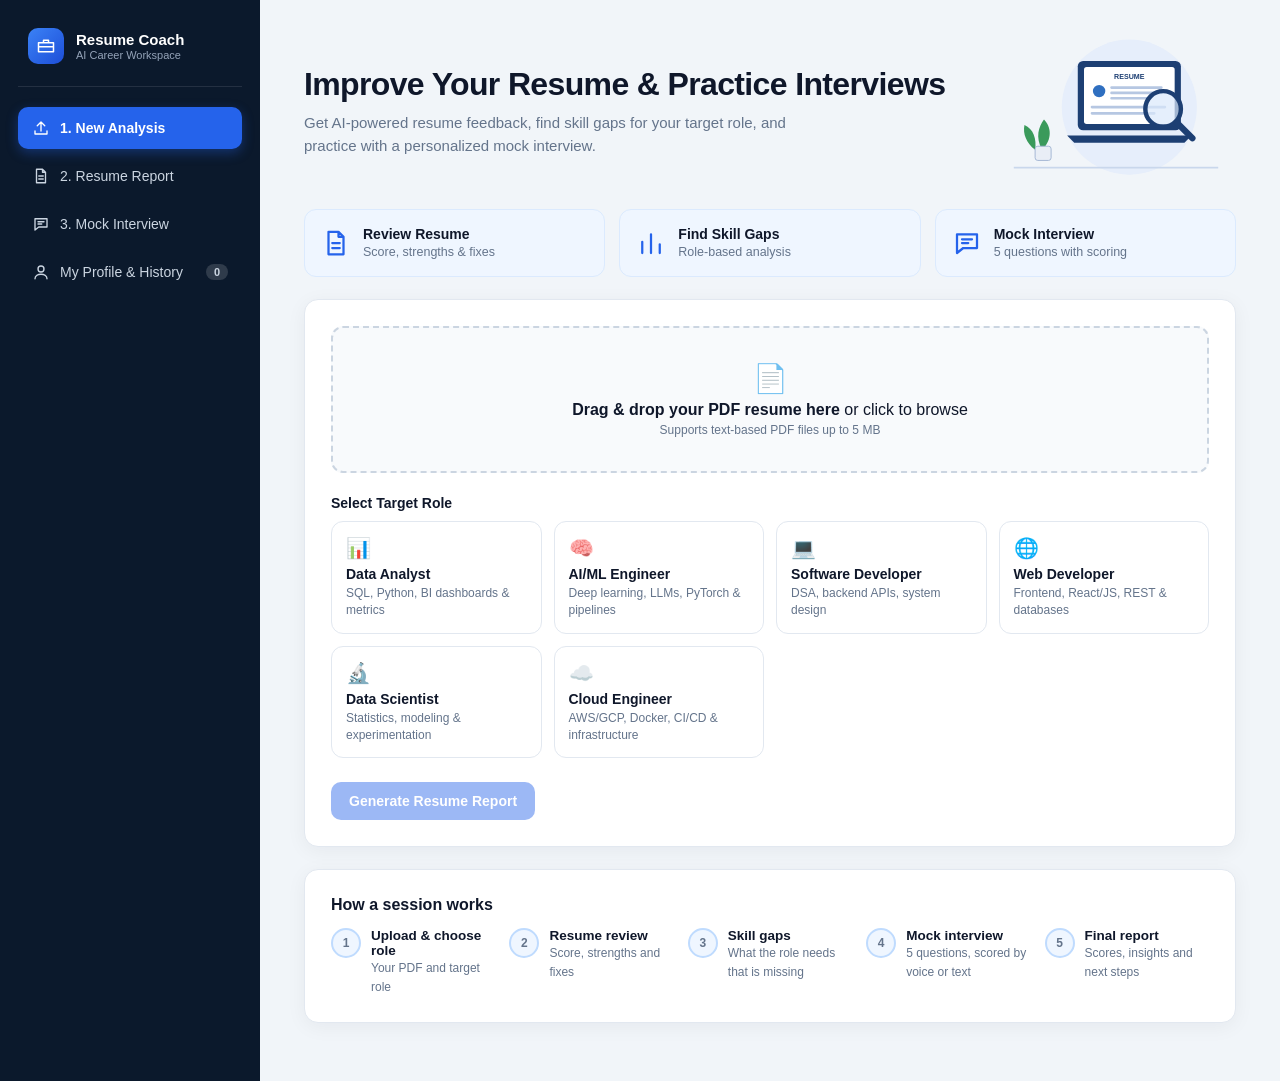
<file: frontend/index.html>
<!DOCTYPE html>
<html lang="en">
<head>
  <meta charset="UTF-8" />
  <meta name="viewport" content="width=device-width, initial-scale=1.0" />
  <title>Resume Coach — New Analysis</title>
  <link rel="stylesheet" href="style.css" />
</head>
<body>
  <aside class="sidebar">
    <div class="brand">
      <div class="brand-badge">RC</div>
      <div>
        <div class="brand-title">Resume Coach</div>
        <div class="brand-sub">AI Career Workspace</div>
      </div>
    </div>
    <a href="index.html" class="nav-link active"><span>1. New Analysis</span></a>
    <a href="review.html" class="nav-link"><span>2. Resume Report</span></a>
    <a href="interview.html" class="nav-link"><span>3. Mock Interview</span></a>
    <a href="profile.html" class="nav-link">
      <span>My Profile &amp; History</span>
      <span class="nav-pill" id="historyCount">0</span>
    </a>
  </aside>

  <main class="main wide">
    <section class="hero">
      <div>
        <h1>Improve Your Resume &amp; Practice Interviews</h1>
        <p>Get AI-powered resume feedback, find skill gaps for your target role, and practice with a personalized mock interview.</p>
      </div>
      <svg class="hero-art" viewBox="0 0 270 170" aria-hidden="true"><circle cx="150" cy="80" r="76" fill="#e6eefb"/><rect x="92" y="28" width="116" height="78" rx="6" fill="#1d3f73"/><rect x="99" y="35" width="102" height="64" rx="3" fill="#fff"/><text x="150" y="48" font-size="8" font-weight="700" text-anchor="middle" fill="#1d3f73">RESUME</text><circle cx="116" cy="62" r="7" fill="#2f6fc0"/><path d="M130 58h56M130 64h56M130 70h40M108 80h82M108 87h70" stroke="#b6c7e2" stroke-width="3" stroke-linecap="round"/><path d="M80 112h140l-8 8H88z" fill="#1d3f73"/><circle cx="188" cy="82" r="20" fill="#dbe9fb" fill-opacity=".7" stroke="#1d3f73" stroke-width="5"/><path d="M203 97l18 18" stroke="#1d3f73" stroke-width="7" stroke-linecap="round"/><path d="M52 128c-8-14-4-26 2-34 8 8 10 22-2 34zM44 128c-10-8-14-18-12-28 10 4 14 16 12 28z" fill="#3a9a5b"/><rect x="44" y="124" width="18" height="16" rx="3" fill="#e9eef6" stroke="#9fb3d1"/><path d="M20 148h230" stroke="#c9d7ec" stroke-width="2"/></svg>
    </section>

    <section class="feat-grid">
      <div class="feat"><svg viewBox="0 0 24 24" fill="none" stroke="currentColor" stroke-width="1.8" stroke-linecap="round" stroke-linejoin="round"><path d="M6 3h8l4 4v14H6zM14 3v4h4M9 12h6M9 16h6"/></svg><div><b>Review Resume</b><span>Score, strengths &amp; fixes</span></div></div>
      <div class="feat"><svg viewBox="0 0 24 24" fill="none" stroke="currentColor" stroke-width="1.8" stroke-linecap="round" stroke-linejoin="round"><path d="M5 20v-9M12 20V5M19 20v-7"/></svg><div><b>Find Skill Gaps</b><span>Role-based analysis</span></div></div>
      <div class="feat"><svg viewBox="0 0 24 24" fill="none" stroke="currentColor" stroke-width="1.8" stroke-linecap="round" stroke-linejoin="round"><path d="M4 5h16v11H9l-5 4zM8 9h8M8 12h5"/></svg><div><b>Mock Interview</b><span>5 questions with scoring</span></div></div>
    </section>

    <div class="card">
      <div id="dropzone" class="dropzone" tabindex="0">
        <div style="font-size: 28px; margin-bottom: 6px;">📄</div>
        <strong>Drag &amp; drop your PDF resume here</strong> or click to browse
        <div style="color: var(--muted); font-size: 12px; margin-top: 4px;">Supports text-based PDF files up to 5 MB</div>
        <input type="file" id="fileInput" accept="application/pdf,.pdf" hidden />
        <div id="fileChip" class="file-chip" hidden>
          <span id="fileName"></span>
          <button type="button" id="removeFile" title="Remove file">&times;</button>
        </div>
      </div>

      <div style="margin-top: 22px; font-weight: 700; font-size: 14px;">Select Target Role</div>
      <div id="roleGrid" class="role-grid"></div>

      <div id="errorNote" class="error-text"></div>

      <div style="margin-top: 24px; display: flex; align-items: center; gap: 14px;">
        <button type="button" id="analyzeBtn" class="btn btn-primary" disabled>Generate Resume Report</button>
        <span id="loadingText" style="font-size: 13px; color: var(--muted);" hidden>
          Analyzing resume &amp; skill gaps (takes ~10 seconds)...
        </span>
      </div>
    </div>
  <section class="card">
      <h3 style="font-size:16px;margin-bottom:14px;">How a session works</h3>
      <ol class="flow-row">
        <li><span class="flow-n">1</span><div><b>Upload &amp; choose role</b><span>Your PDF and target role</span></div></li>
        <li><span class="flow-n">2</span><div><b>Resume review</b><span>Score, strengths and fixes</span></div></li>
        <li><span class="flow-n">3</span><div><b>Skill gaps</b><span>What the role needs that is missing</span></div></li>
        <li><span class="flow-n">4</span><div><b>Mock interview</b><span>5 questions, scored by voice or text</span></div></li>
        <li><span class="flow-n">5</span><div><b>Final report</b><span>Scores, insights and next steps</span></div></li>
      </ol>
    </section>
  </main>

  <script src="config.js"></script>
  <script>
    document.getElementById("historyCount").textContent = getHistory().length;

    let selectedFile = null;
    let selectedRole = "";

    const roleGrid = document.getElementById("roleGrid");
    ROLES.forEach(r => {
      const card = document.createElement("div");
      card.className = "role-card";
      card.innerHTML = `<div style="font-size:20px;">${r.icon}</div>
                        <div class="role-card-title">${r.name}</div>
                        <div class="role-card-desc">${r.desc}</div>`;
      card.onclick = () => {
        selectedRole = r.name;
        [...roleGrid.children].forEach(c => c.classList.remove("selected"));
        card.classList.add("selected");
        refreshBtn();
      };
      roleGrid.appendChild(card);
    });

    const dropzone = document.getElementById("dropzone");
    const fileInput = document.getElementById("fileInput");
    const analyzeBtn = document.getElementById("analyzeBtn");
    const errorNote = document.getElementById("errorNote");

    dropzone.onclick = e => { if (e.target.id !== "removeFile") fileInput.click(); };
    fileInput.onchange = () => handleFile(fileInput.files.item(0));
    ["dragover", "dragenter"].forEach(ev => dropzone.addEventListener(ev, e => { e.preventDefault(); dropzone.classList.add("over"); }));
    ["dragleave", "drop"].forEach(ev => dropzone.addEventListener(ev, e => { e.preventDefault(); dropzone.classList.remove("over"); }));
    dropzone.addEventListener("drop", e => handleFile(e.dataTransfer.files.item(0)));

    document.getElementById("removeFile").onclick = e => {
      e.stopPropagation();
      selectedFile = null;
      fileInput.value = "";
      document.getElementById("fileChip").hidden = true;
      refreshBtn();
    };

    function handleFile(f) {
      errorNote.textContent = "";
      if (!f) return;
      if (f.type !== "application/pdf" && !/\.pdf$/i.test(f.name)) {
        errorNote.textContent = "Please select a valid PDF file.";
        return;
      }
      if (f.size > 5 * 1024 * 1024) {
        errorNote.textContent = "File exceeds 5 MB. Please upload a smaller PDF.";
        return;
      }
      selectedFile = f;
      document.getElementById("fileName").textContent = `${f.name} (${(f.size / 1048576).toFixed(1)} MB)`;
      document.getElementById("fileChip").hidden = false;
      refreshBtn();
    }

    function refreshBtn() {
      analyzeBtn.disabled = !(selectedFile && selectedRole);
    }

    analyzeBtn.onclick = async () => {
      errorNote.textContent = "";
      analyzeBtn.disabled = true;
      document.getElementById("loadingText").hidden = false;

      const sessionId = crypto.randomUUID ? crypto.randomUUID() : Date.now() + "-" + Math.random().toString(16).slice(2);
      const fd = new FormData();
      fd.append("action", "start");
      fd.append("sessionId", sessionId);
      fd.append("role", selectedRole);
      fd.append("resume", selectedFile, selectedFile.name);

      try {
        const res = await fetch(WEBHOOK_URL, { method: "POST", body: fd });
        const raw = await res.text();
        if (!res.ok) throw new Error(`Workflow error (${res.status}). Check that n8n is active.`);

        let reply = raw;
        try {
          const j = JSON.parse(raw);
          const first = Array.isArray(j) ? j.at(0) : j;
          reply = (first && (first.reply || first.output || first.text)) || raw;
        } catch (_) {}

        const { resumeReport, firstQuestion } = splitInitialResponse(reply);
        const score = extractResumeScore(resumeReport);

        upsertSession({
          sessionId,
          role: selectedRole,
          fileName: selectedFile.name,
          createdAt: new Date().toLocaleString(),
          resumeScore: score,
          resumeReport,
          firstQuestion,
          messages: [{ sender: "bot", text: firstQuestion }],
          interviewStarted: false,
          interviewCompleted: false
        });

        window.location.href = "review.html";
      } catch (err) {
        errorNote.textContent = err instanceof TypeError
          ? `Cannot reach n8n at ${WEBHOOK_URL}. Make sure 'n8n start' is running.`
          : err.message;
        analyzeBtn.disabled = false;
        document.getElementById("loadingText").hidden = true;
      }
    };
  </script>
</body>
</html>
</file>
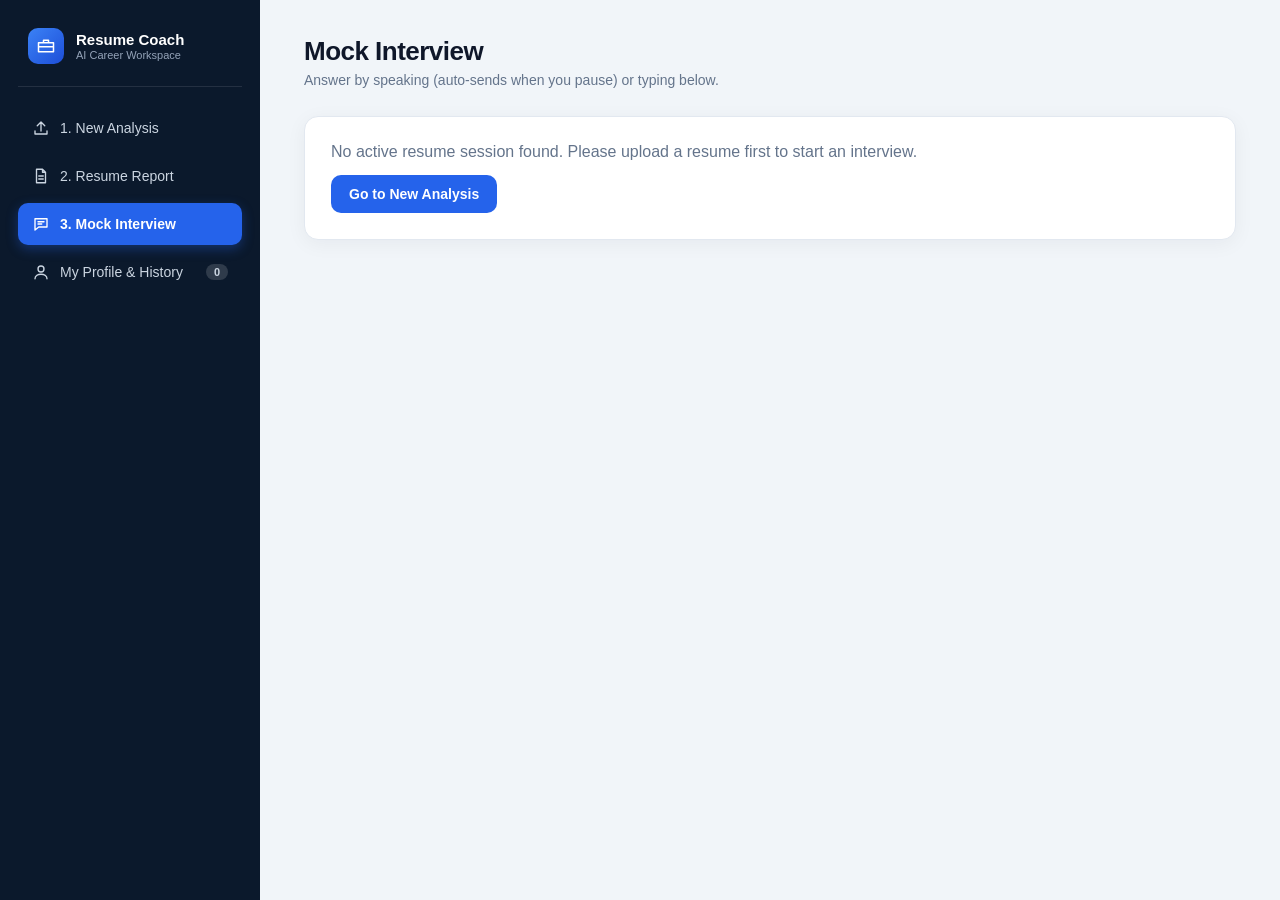
<file: frontend/interview.html>
<!DOCTYPE html>
<html lang="en">
<head>
  <meta charset="UTF-8" />
  <meta name="viewport" content="width=device-width, initial-scale=1.0" />
  <title>Resume Coach — Mock Interview</title>
  <link rel="stylesheet" href="style.css" />
</head>
<body>
  <aside class="sidebar">
    <div class="brand">
      <div class="brand-badge">RC</div>
      <div>
        <div class="brand-title">Resume Coach</div>
        <div class="brand-sub">AI Career Workspace</div>
      </div>
    </div>
    <a href="index.html" class="nav-link"><span>1. New Analysis</span></a>
    <a href="review.html" class="nav-link"><span>2. Resume Report</span></a>
    <a href="interview.html" class="nav-link active"><span>3. Mock Interview</span></a>
    <a href="profile.html" class="nav-link">
      <span>My Profile &amp; History</span>
      <span class="nav-pill" id="historyCount">0</span>
    </a>
  </aside>

  <main class="main">
    <div class="page-header">
      <div>
        <h1 id="pageTitle">Mock Interview</h1>
        <p id="pageMeta">Answer by speaking (auto-sends when you pause) or typing below.</p>
      </div>
      <div id="topControls" hidden style="display: flex; gap: 10px; flex-wrap: wrap;">
        <button type="button" id="voiceToggleBtn" class="btn btn-outline">🔊 AI Voice: ON</button>
        <button type="button" id="replayBtn" class="btn btn-outline">↻ Replay Question</button>
        <button type="button" id="finishBtn" class="btn btn-success">Finish &amp; Save to Profile</button>
      </div>
    </div>

    <div id="noSessionCard" class="card" hidden>
      <p style="color: var(--muted); margin-bottom: 14px;">No active resume session found. Please upload a resume first to start an interview.</p>
      <a href="index.html" class="btn btn-primary">Go to New Analysis</a>
    </div>

    <div id="interviewCard" class="card" hidden>
      <div id="chatBox" class="chat-box"></div>
      <div id="voiceBanner" class="voice-banner"></div>

      <form id="chatForm" class="input-row">
        <button type="button" id="micBtn" class="mic-btn">🎙️ Speak</button>
        <input type="text" id="msgInput" placeholder="Speak your answer or type here..." autocomplete="off" />
        <button type="submit" id="sendBtn" class="btn btn-primary">Send</button>
      </form>
    </div>
  </main>

  <script src="config.js"></script>
  <script>
    document.getElementById("historyCount").textContent = getHistory().length;
    const session = getActiveSession();

    if (!session) {
      document.getElementById("noSessionCard").hidden = false;
    } else {
      session.interviewStarted = true;
      upsertSession(session);

      document.getElementById("topControls").hidden = false;
      document.getElementById("interviewCard").hidden = false;
      document.getElementById("pageTitle").textContent = session.role + " — Mock Interview";
      document.getElementById("pageMeta").textContent = "Resume: " + session.fileName;

      let voiceEnabled = true;
      let busy = false;
      const voiceToggleBtn = document.getElementById("voiceToggleBtn");
      const voiceBanner = document.getElementById("voiceBanner");
      const chatBox = document.getElementById("chatBox");
      const msgInput = document.getElementById("msgInput");
      const micBtn = document.getElementById("micBtn");

      voiceToggleBtn.onclick = () => {
        voiceEnabled = !voiceEnabled;
        voiceToggleBtn.textContent = voiceEnabled ? "🔊 AI Voice: ON" : "🔇 AI Voice: OFF";
        if (!voiceEnabled && "speechSynthesis" in window) window.speechSynthesis.cancel();
      };

      function speakQuestion(text, autoListenAfter = false) {
        if (!voiceEnabled || !("speechSynthesis" in window)) {
          if (autoListenAfter && voiceEnabled && !session.interviewCompleted) startListening();
          return;
        }
        window.speechSynthesis.cancel();
        const utter = new SpeechSynthesisUtterance(stripMarkdown(text));
        utter.rate = 1.02;
        utter.onstart = () => {
          voiceBanner.innerHTML = '<span>🔊 Interview Coach is speaking...</span>';
        };
        utter.onend = () => {
          if (!session.interviewCompleted) {
            voiceBanner.innerHTML = "";
            if (autoListenAfter && voiceEnabled) startListening();
          }
        };
        window.speechSynthesis.speak(utter);
      }

      document.getElementById("replayBtn").onclick = () => {
        const bots = session.messages.filter(m => m.sender === "bot");
        if (bots.length) speakQuestion(bots.at(-1).text, false);
      };

      const SpeechRecognition = window.SpeechRecognition || window.webkitSpeechRecognition;
      let recognition = null;
      let listening = false;

      if (SpeechRecognition) {
        recognition = new SpeechRecognition();
        recognition.lang = "en-US";
        recognition.interimResults = true;
        recognition.continuous = false;

        recognition.onstart = () => {
          listening = true;
          micBtn.classList.add("listening");
          micBtn.textContent = "⏹ Listening...";
          voiceBanner.innerHTML = '<span class="pulse-dot"></span> <span>Listening... speak now (auto-sends when you pause)</span>';
        };

        recognition.onresult = e => {
          let transcript = "";
          for (let i = 0; i < e.results.length; i++) {
            transcript += e.results.item(i).item(0).transcript;
          }
          msgInput.value = transcript;
        };

        recognition.onend = () => {
          listening = false;
          micBtn.classList.remove("listening");
          micBtn.textContent = "🎙️ Speak";
          if (!session.interviewCompleted) voiceBanner.innerHTML = "";
          const spoken = msgInput.value.trim();
          if (spoken && !busy && !session.interviewCompleted) sendAnswer(spoken);
        };

        recognition.onerror = () => {
          listening = false;
          micBtn.classList.remove("listening");
          micBtn.textContent = "🎙️ Speak";
          if (!session.interviewCompleted) voiceBanner.innerHTML = "";
        };

        micBtn.onclick = () => {
          if ("speechSynthesis" in window) window.speechSynthesis.cancel();
          if (listening) recognition.stop();
          else startListening();
        };
      } else {
        micBtn.disabled = true;
        micBtn.title = "Use Chrome or Edge for voice input";
      }

      function startListening() {
        if (!recognition || listening || busy || session.interviewCompleted) return;
        try { recognition.start(); } catch (_) {}
      }

      function addBubble(sender, text, isErr = false) {
        const div = document.createElement("div");
        div.className = isErr ? "msg err" : "msg " + sender;
        div.innerHTML = isErr ? text : renderMarkdown(text);
        chatBox.appendChild(div);
        chatBox.scrollTop = chatBox.scrollHeight;
        return div;
      }

      function showCompletedBanner() {
        document.getElementById("chatForm").hidden = true;
        voiceBanner.innerHTML =
          '<span style="color: var(--success); font-size: 14px;">✅ Interview Completed &amp; Saved to Your Profile!</span>' +
          '<a href="profile.html" class="btn btn-success btn-sm" style="margin-left: 10px;">View &amp; Download Report →</a>';
      }

      session.messages.forEach(m => addBubble(m.sender, m.text));

      if (session.interviewCompleted) {
        showCompletedBanner();
      } else {
        const latestBot = [...session.messages].reverse().find(m => m.sender === "bot");
        if (latestBot) speakQuestion(latestBot.text, true);
      }

      document.getElementById("chatForm").onsubmit = e => {
        e.preventDefault();
        const text = msgInput.value.trim();
        if (text && !busy && !session.interviewCompleted) sendAnswer(text);
      };

      async function sendAnswer(text) {
        busy = true;
        msgInput.value = "";
        document.getElementById("sendBtn").disabled = true;

        addBubble("me", text);
        session.messages.push({ sender: "me", text });
        upsertSession(session);

        const waitBubble = addBubble("bot", "Evaluating answer...");
        const fd = new FormData();
        fd.append("action", "chat");
        fd.append("sessionId", session.sessionId);
        fd.append("message", text);

        try {
          const res = await fetch(WEBHOOK_URL, { method: "POST", body: fd });
          const raw = await res.text();
          if (!res.ok) throw new Error("Workflow error (" + res.status + ").");

          let reply = raw;
          try {
            const j = JSON.parse(raw);
            const first = Array.isArray(j) ? j.at(0) : j;
            reply = (first && (first.reply || first.output || first.text)) || raw;
          } catch (_) {}

          reply = String(reply);
          waitBubble.innerHTML = renderMarkdown(reply);
          session.messages.push({ sender: "bot", text: reply });

          if (/final report|interview average|overall score|interview summary/i.test(reply)) {
            session.interviewCompleted = true;
            upsertSession(session);
            busy = false;
            showCompletedBanner();
            speakQuestion(reply, false);
            return;
          }

          upsertSession(session);
          busy = false;
          document.getElementById("sendBtn").disabled = false;
          speakQuestion(reply, true);
        } catch (err) {
          waitBubble.className = "msg err";
          waitBubble.textContent = err.message;
          busy = false;
          document.getElementById("sendBtn").disabled = false;
        }
      }

      document.getElementById("finishBtn").onclick = () => {
        if ("speechSynthesis" in window) window.speechSynthesis.cancel();
        if (recognition && listening) recognition.stop();
        session.interviewCompleted = true;
        upsertSession(session);
        window.location.href = "profile.html";
      };
    }
    </script>
</body>
</html>
</file>
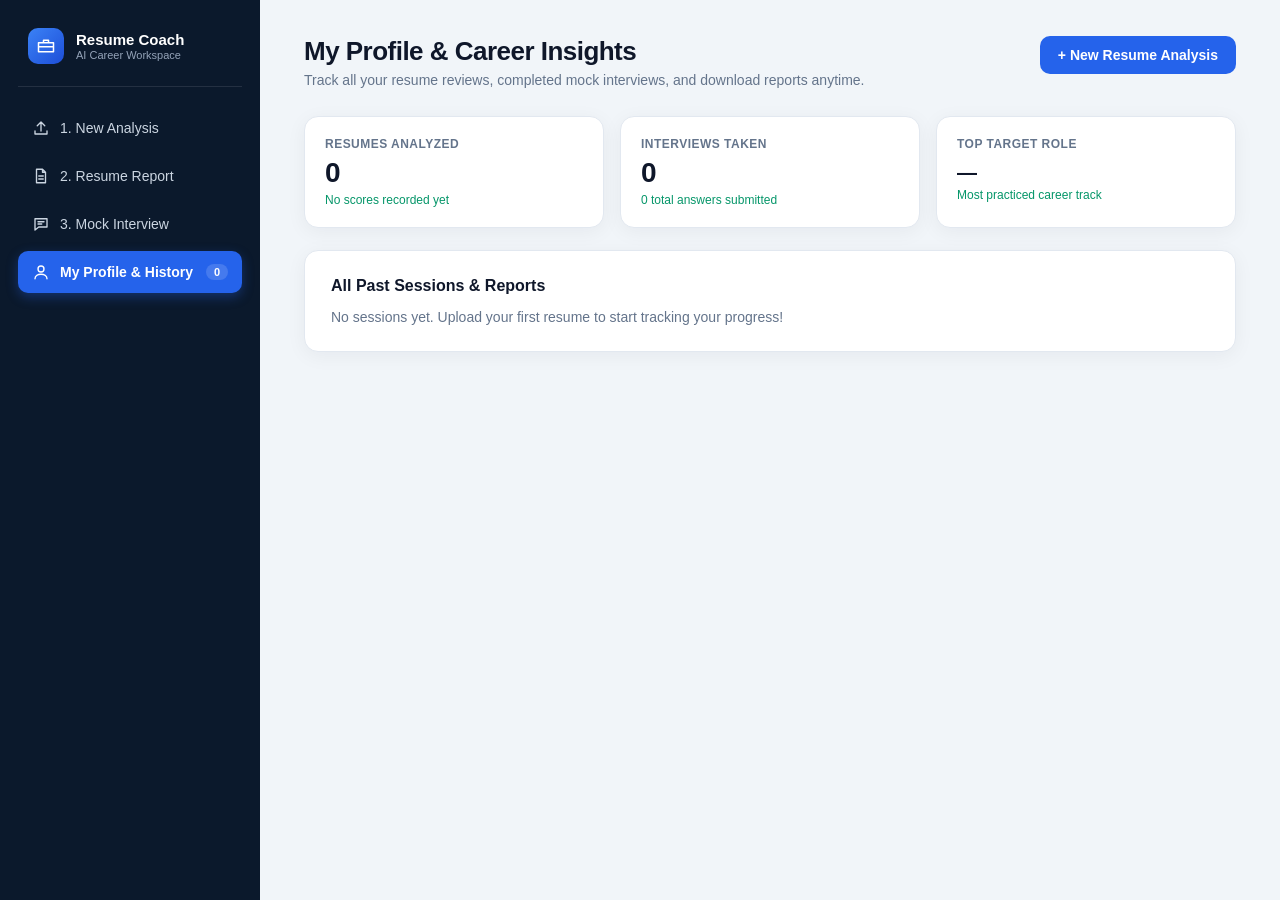
<file: frontend/profile.html>
<!DOCTYPE html>
<html lang="en">
<head>
  <meta charset="UTF-8" />
  <meta name="viewport" content="width=device-width, initial-scale=1.0" />
  <title>Resume Coach — My Profile &amp; History</title>
  <link rel="stylesheet" href="style.css" />
</head>
<body>
  <aside class="sidebar">
    <div class="brand">
      <div class="brand-badge">RC</div>
      <div>
        <div class="brand-title">Resume Coach</div>
        <div class="brand-sub">AI Career Workspace</div>
      </div>
    </div>
    <a href="index.html" class="nav-link"><span>1. New Analysis</span></a>
    <a href="review.html" class="nav-link"><span>2. Resume Report</span></a>
    <a href="interview.html" class="nav-link"><span>3. Mock Interview</span></a>
    <a href="profile.html" class="nav-link active">
      <span>My Profile &amp; History</span>
      <span class="nav-pill" id="historyCount">0</span>
    </a>
  </aside>

  <main class="main">
    <div class="page-header">
      <div>
        <h1>My Profile &amp; Career Insights</h1>
        <p>Track all your resume reviews, completed mock interviews, and download reports anytime.</p>
      </div>
      <div class="no-print" style="display: flex; gap: 10px;">
        <a href="index.html" class="btn btn-primary">+ New Resume Analysis</a>
      </div>
    </div>

    <div class="stats-grid">
      <div class="stat-card">
        <div class="stat-label">Resumes Analyzed</div>
        <div class="stat-value" id="statResumes">0</div>
        <div class="stat-sub" id="statAvgScore">No scores recorded yet</div>
      </div>
      <div class="stat-card">
        <div class="stat-label">Interviews Taken</div>
        <div class="stat-value" id="statInterviews">0</div>
        <div class="stat-sub" id="statQuestionsAnswered">0 total answers submitted</div>
      </div>
      <div class="stat-card">
        <div class="stat-label">Top Target Role</div>
        <div class="stat-value" id="statTopRole" style="font-size: 20px; margin-top: 10px;">—</div>
        <div class="stat-sub">Most practiced career track</div>
      </div>
    </div>

    <div class="card" id="insightsCard" hidden>
      <h3 style="font-size: 16px; margin-bottom: 10px;">💡 Progress Insights</h3>
      <div id="insightsBody" style="font-size: 14px; line-height: 1.6; color: var(--text);"></div>
    </div>

    <div class="card">
      <h3 style="font-size: 16px; margin-bottom: 14px;">All Past Sessions &amp; Reports</h3>
      <div id="emptyHistory" style="color: var(--muted); font-size: 14px;" hidden>
        No sessions yet. Upload your first resume to start tracking your progress!
      </div>
      <div id="historyList" style="display: flex; flex-direction: column; gap: 12px;"></div>
    </div>

    <div class="card" id="detailViewer" hidden>
      <div style="display: flex; justify-content: space-between; align-items: center; flex-wrap: wrap; gap: 10px; margin-bottom: 16px; padding-bottom: 12px; border-bottom: 1px solid var(--border);">
        <div>
          <h3 id="viewerTitle" style="font-size: 18px;"></h3>
          <div id="viewerSub" style="font-size: 13px; color: var(--muted);"></div>
        </div>
        <div class="no-print" style="display: flex; gap: 8px; flex-wrap: wrap;">
          <button type="button" id="dlResumeOnlyBtn" class="btn btn-outline btn-sm">⬇ Resume Report Only (.md)</button>
          <button type="button" id="dlFullReportBtn" class="btn btn-primary btn-sm" hidden>⬇ Full Resume + Interview (.md)</button>
          <button type="button" id="printViewerBtn" class="btn btn-outline btn-sm">🖨 Save PDF</button>
        </div>
      </div>

      <h4 style="margin-bottom: 8px; color: var(--primary);">1. Resume Review &amp; Skill Gaps</h4>
      <div id="viewerResume" class="md-content"></div>

      <div id="viewerInterviewWrap" hidden style="margin-top: 22px; padding-top: 18px; border-top: 1px solid var(--border);">
        <h4 style="margin-bottom: 10px; color: var(--success);">2. Mock Interview Transcript &amp; Feedback</h4>
        <div id="viewerInterview" class="md-content"></div>
      </div>
    </div>
  </main>

  <script src="config.js"></script>
  <script>
    if ("speechSynthesis" in window) window.speechSynthesis.cancel();

    function saveMarkdownFile(name, content) {
      const blob = new Blob([content], { type: "text/markdown;charset=utf-8" });
      const url = URL.createObjectURL(blob);
      const link = document.createElement("a");
      link.href = url; link.download = name; link.style.display = "none";
      document.body.appendChild(link);
      link.click();
      setTimeout(() => { link.remove(); URL.revokeObjectURL(url); }, 1500);
    }

    const history = getHistory();
    document.getElementById("historyCount").textContent = history.length;
    document.getElementById("statResumes").textContent = history.length;

    const interviewsTaken = history.filter(s => s.interviewStarted || (s.messages && s.messages.length > 1));
    document.getElementById("statInterviews").textContent = interviewsTaken.length;

    const totalAnswers = history.reduce((acc, s) => acc + (s.messages || []).filter(m => m.sender === "me").length, 0);
    document.getElementById("statQuestionsAnswered").textContent = totalAnswers + " total answers submitted";

    const scored = history.map(s => s.resumeScore).filter(n => typeof n === "number");
    if (scored.length) {
      const avg = Math.round(scored.reduce((a, b) => a + b, 0) / scored.length);
      document.getElementById("statAvgScore").textContent = "Average score: " + avg + "/100";
    }

    if (history.length > 0) {
      const roleCounts = {};
      history.forEach(s => { roleCounts[s.role] = (roleCounts[s.role] || 0) + 1; });
      const sortedRoles = Object.entries(roleCounts).sort((a, b) => b.at(1) - a.at(1));
      document.getElementById("statTopRole").textContent = sortedRoles.at(0).at(0);

      const insightsCard = document.getElementById("insightsCard");
      insightsCard.hidden = false;
      const resumeOnlyCount = history.length - interviewsTaken.length;
      document.getElementById("insightsBody").innerHTML =
        "• You have analyzed <b>" + history.length + "</b> resume(s) and completed <b>" + interviewsTaken.length + "</b> mock interview(s).<br>" +
        "• " + (resumeOnlyCount > 0
          ? "You have <b>" + resumeOnlyCount + "</b> resume analysis session(s) without a mock interview yet—click any session below to practice or download its report."
          : "Great consistency! You followed up every resume review with a mock interview");
    }

    const historyList = document.getElementById("historyList");
    if (history.length === 0) {
      document.getElementById("emptyHistory").hidden = false;
    } else {
      history.forEach(s => {
        const hasInterview = s.interviewStarted || (s.messages && s.messages.length > 1);
        const row = document.createElement("div");
        row.style.cssText = "display:flex; justify-content:space-between; align-items:center; flex-wrap:wrap; gap:12px; padding:14px 16px; border:1px solid var(--border); border-radius:10px; background:#f8fafc;";
        row.innerHTML =
          '<div>' +
            '<div style="font-weight:700; font-size:15px;">' + s.role + ' <span style="font-weight:400; color:var(--muted);">(' + s.fileName + ')</span></div>' +
            '<div style="font-size:12px; color:var(--muted); margin-top:3px;">' +
              s.createdAt + ' · ' +
              (hasInterview ? '<span class="badge badge-green">Resume + Interview</span>' : '<span class="badge badge-blue">Resume Report Only</span>') +
              (s.resumeScore !== null && s.resumeScore !== undefined ? ' · Score: <b>' + s.resumeScore + '/100</b>' : '') +
            '</div>' +
          '</div>' +
          '<div style="display:flex; gap:8px;">' +
            '<button type="button" class="btn btn-outline btn-sm view-btn">View &amp; Download</button>' +
            (!hasInterview ? '<button type="button" class="btn btn-primary btn-sm take-btn">Take Interview</button>' : '') +
          '</div>';

        row.querySelector(".view-btn").onclick = () => {
          openViewer(s);
          document.getElementById("detailViewer").scrollIntoView({ behavior: "smooth", block: "start" });
        };
        const takeBtn = row.querySelector(".take-btn");
        if (takeBtn) {
          takeBtn.onclick = () => {
            setActiveSessionId(s.sessionId);
            window.location.href = "interview.html";
          };
        }
        historyList.appendChild(row);
      });

      openViewer(getActiveSession() || history.at(0));
    }

    function openViewer(s) {
      if (!s) return;
      setActiveSessionId(s.sessionId);
      const viewer = document.getElementById("detailViewer");
      viewer.hidden = false;
      document.getElementById("viewerTitle").textContent = s.role + " — Complete Report";
      document.getElementById("viewerSub").textContent = "File: " + s.fileName + " · Saved: " + s.createdAt;
      document.getElementById("viewerResume").innerHTML = renderMarkdown(s.resumeReport);

      const hasInterview = s.interviewStarted || (s.messages && s.messages.length > 1);
      const interviewWrap = document.getElementById("viewerInterviewWrap");
      const dlFullBtn = document.getElementById("dlFullReportBtn");

      if (hasInterview) {
        interviewWrap.hidden = false;
        dlFullBtn.hidden = false;
        document.getElementById("viewerInterview").innerHTML = (s.messages || []).map(m =>
          '<div style="margin-bottom:14px; padding-bottom:10px; border-bottom:1px solid var(--border);">' +
            '<strong style="color:' + (m.sender === "me" ? "var(--primary)" : "var(--sidebar)") + ';">' + (m.sender === "me" ? "Your Answer" : "Interview Coach") + ':</strong>' +
            '<div style="margin-top:4px;">' + renderMarkdown(m.text) + '</div>' +
          '</div>'
        ).join("");
      } else {
        interviewWrap.hidden = true;
        dlFullBtn.hidden = true;
      }

      const slug = s.role.toLowerCase().replace(/[^a-z0-9]+/g, "-");

      document.getElementById("dlResumeOnlyBtn").onclick = () => {
        const md = [
          "# Resume Review & Skill Gap Report",
          "- **Target Role:** " + s.role,
          "- **Resume:** " + s.fileName,
          "- **Date:** " + s.createdAt,
          "",
          s.resumeReport
        ].join("\n");
        saveMarkdownFile(slug + "-resume-only-report.md", md);
      };

      dlFullBtn.onclick = () => {
      const qaLines = (s.messages || []).map(m =>
"### " + (m.sender === "me" ? "Candidate Answer" : "Interview Coach") + "\n" + m.text + "\n"
);
const md = [
"# Complete Resume & Mock Interview Report",
"- Target Role: " + s.role,
"- Resume: " + s.fileName,
"- Date: " + s.createdAt,
"",
"## 1. Resume Review & Skill Gap Analysis",
s.resumeReport,
"",
"## 2. Mock Interview Transcript & Evaluation",
...qaLines
].join("\n");
saveMarkdownFile(slug + "-full-interview-report.md", md);
};
document.getElementById("printViewerBtn").onclick = () => window.print();
}
  </script>
</body>
</html>
</file>
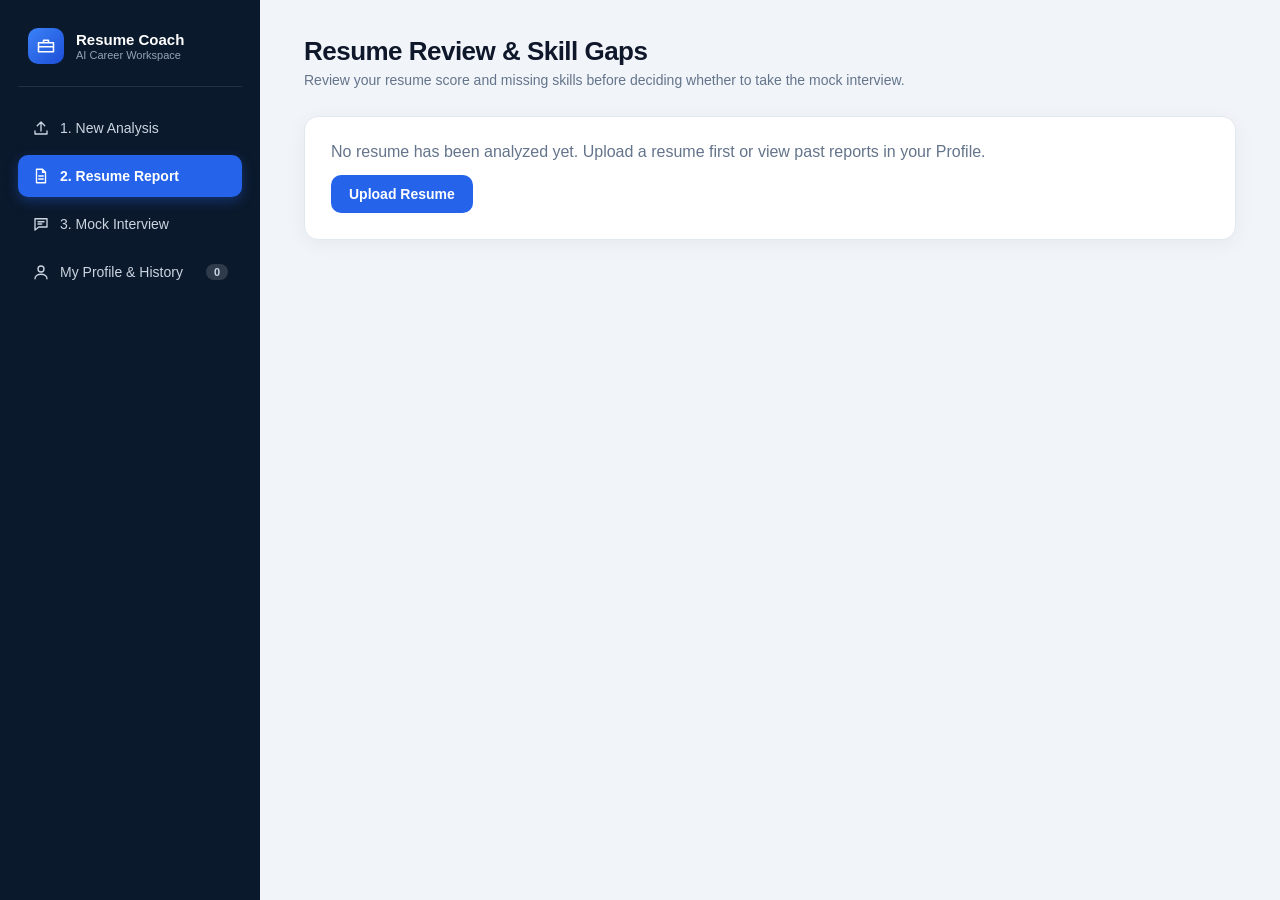
<file: frontend/review.html>
<!DOCTYPE html>
<html lang="en">
<head>
  <meta charset="UTF-8" />
  <meta name="viewport" content="width=device-width, initial-scale=1.0" />
  <title>Resume Coach — Resume Report</title>
  <link rel="stylesheet" href="style.css" />
</head>
<body>
  <aside class="sidebar">
    <div class="brand">
      <div class="brand-badge">RC</div>
      <div>
        <div class="brand-title">Resume Coach</div>
        <div class="brand-sub">AI Career Workspace</div>
      </div>
    </div>
    <a href="index.html" class="nav-link"><span>1. New Analysis</span></a>
    <a href="review.html" class="nav-link active"><span>2. Resume Report</span></a>
    <a href="interview.html" class="nav-link"><span>3. Mock Interview</span></a>
    <a href="profile.html" class="nav-link">
      <span>My Profile &amp; History</span>
      <span class="nav-pill" id="historyCount">0</span>
    </a>
  </aside>

  <main class="main">
    <div class="page-header">
      <div>
        <h1>Resume Review &amp; Skill Gaps</h1>
        <p id="reportMeta">Review your resume score and missing skills before deciding whether to take the mock interview.</p>
      </div>
      <div class="no-print" id="actionBar" hidden style="display: flex; gap: 10px; flex-wrap: wrap;">
        <button type="button" id="downloadResumeMd" class="btn btn-outline">⬇ Download Resume Report (.md)</button>
        <button type="button" id="printResumePdf" class="btn btn-outline">🖨 Save Resume PDF</button>
        <a href="interview.html" id="startInterviewBtn" class="btn btn-primary">🎙️ Take Mock Interview →</a>
      </div>
    </div>

    <div id="emptyCard" class="card" hidden>
      <p style="color: var(--muted); margin-bottom: 14px;">No resume has been analyzed yet. Upload a resume first or view past reports in your Profile.</p>
      <a href="index.html" class="btn btn-primary">Upload Resume</a>
    </div>

    <div id="reportCard" class="card" hidden>
      <div style="display: flex; justify-content: space-between; align-items: center; margin-bottom: 16px; padding-bottom: 14px; border-bottom: 1px solid var(--border);">
        <span class="badge badge-blue" id="roleBadge"></span>
        <span class="badge badge-green" id="scoreBadge" hidden></span>
      </div>
      <div id="resumeBody" class="md-content"></div>

      <div class="no-print" style="margin-top: 26px; padding-top: 20px; border-top: 1px solid var(--border); display: flex; justify-content: space-between; align-items: center; flex-wrap: wrap; gap: 12px;">
        <div style="font-size: 13px; color: var(--muted);">
          Ready to practice? Your mock interview will ask 5 role-specific questions with voice or text.
        </div>
        <div style="display: flex; gap: 10px;">
          <a href="profile.html" class="btn btn-outline">Skip Interview &amp; Save to Profile</a>
          <a href="interview.html" class="btn btn-success">Start Mock Interview Now →</a>
        </div>
      </div>
    </div>
  </main>

  <script src="config.js"></script>
  <script>
    // Ensure zero voice plays on the Resume Report page
    if ("speechSynthesis" in window) window.speechSynthesis.cancel();

    document.getElementById("historyCount").textContent = getHistory().length;
    const session = getActiveSession();

    if (!session) {
      document.getElementById("emptyCard").hidden = false;
    } else {
      document.getElementById("actionBar").hidden = false;
      document.getElementById("reportCard").hidden = false;
      document.getElementById("reportMeta").textContent = `File: ${session.fileName} · Analyzed on ${session.createdAt}`;
      document.getElementById("roleBadge").textContent = `Target Role: ${session.role}`;

      if (session.resumeScore !== null) {
        const sb = document.getElementById("scoreBadge");
        sb.textContent = `Resume Score: ${session.resumeScore}/100`;
        sb.hidden = false;
      }

      document.getElementById("resumeBody").innerHTML = renderMarkdown(session.resumeReport);

      if (session.interviewCompleted) {
        document.getElementById("startInterviewBtn").textContent = "View Interview Transcript →";
      }

      document.getElementById("downloadResumeMd").onclick = () => {
        const md = [
          `# Resume Review & Skill Gap Report`,
          `- **Target Role:** ${session.role}`,
          `- **Resume File:** ${session.fileName}`,
          `- **Date:** ${session.createdAt}`,
          session.resumeScore !== null ? `- **Score:** ${session.resumeScore}/100` : ``,
          ``,
          session.resumeReport
        ].filter(Boolean).join("\n");
        downloadMarkdownFile(`${session.role.toLowerCase().replace(/[^a-z0-9]+/g, "-")}-resume-report.md`, md);
      };

      document.getElementById("printResumePdf").onclick = () => window.print();
    }
  </script>
</body>
</html>
</file>
<file: frontend/style.css>
:root {
  --bg: #f1f5f9;
  --surface: #ffffff;
  --sidebar: #0b192c;
  --sidebar-hover: #162a46;
  --primary: #2563eb;
  --primary-dark: #1d4ed8;
  --primary-soft: #eff6ff;
  --text: #0f172a;
  --muted: #64748b;
  --border: #e2e8f0;
  --success: #059669;
  --success-soft: #ecfdf5;
  --danger: #dc2626;
  --danger-soft: #fef2f2;
  --radius: 14px;
  --shadow: 0 4px 20px rgba(15, 23, 42, 0.05);
}

* { box-sizing: border-box; margin: 0; padding: 0; }
body {
  font-family: "Inter", -apple-system, BlinkMacSystemFont, "Segoe UI", Roboto, sans-serif;
  background: var(--bg);
  color: var(--text);
  display: flex;
  min-height: 100vh;
}

/* Sidebar - Always Clickable */
.sidebar {
  width: 260px;
  background: var(--sidebar);
  color: #fff;
  padding: 28px 18px;
  display: flex;
  flex-direction: column;
  gap: 6px;
  flex-shrink: 0;
}
.brand {
  display: flex;
  align-items: center;
  gap: 12px;
  padding: 0 10px 22px;
  border-bottom: 1px solid rgba(255,255,255,0.1);
  margin-bottom: 14px;
}
.brand-badge {
  width: 36px; height: 36px;
  border-radius: 10px;
  background: linear-gradient(135deg, #3b82f6, #1d4ed8);
  display: grid; place-items: center;
  font-weight: 800; font-size: 16px;
}
.brand-title { font-size: 15px; font-weight: 700; line-height: 1.25; }
.brand-sub { font-size: 11px; color: #94a3b8; }

.nav-link {
  display: flex;
  align-items: center;
  justify-content: space-between;
  padding: 12px 14px;
  border-radius: 10px;
  color: #cbd5e1;
  text-decoration: none;
  font-size: 14px;
  font-weight: 500;
  transition: all 0.15s ease;
}
.nav-link:hover { background: var(--sidebar-hover); color: #fff; }
.nav-link.active { background: var(--primary); color: #fff; font-weight: 600; box-shadow: 0 4px 12px rgba(37,99,235,0.35); }
.nav-pill {
  background: rgba(255,255,255,0.15);
  padding: 2px 8px;
  border-radius: 99px;
  font-size: 11px;
  font-weight: 700;
}

/* Main Content */
.main {
  flex: 1;
  padding: 36px 44px;
  max-width: 1040px;
  margin: 0 auto;
  width: 100%;
}
.page-header {
  display: flex;
  justify-content: space-between;
  align-items: flex-start;
  gap: 16px;
  margin-bottom: 28px;
  flex-wrap: wrap;
}
.page-header h1 { font-size: 26px; font-weight: 800; letter-spacing: -0.02em; }
.page-header p { color: var(--muted); font-size: 14px; margin-top: 5px; }

.card {
  background: var(--surface);
  border: 1px solid var(--border);
  border-radius: var(--radius);
  padding: 26px;
  margin-bottom: 22px;
  box-shadow: var(--shadow);
}

/* Role Cards Grid on Upload Page */
.role-grid {
  display: grid;
  grid-template-columns: repeat(auto-fill, minmax(210px, 1fr));
  gap: 12px;
  margin-top: 10px;
}
.role-card {
  border: 1.5px solid var(--border);
  border-radius: 12px;
  padding: 14px;
  cursor: pointer;
  transition: all 0.15s ease;
  background: #fff;
}
.role-card:hover { border-color: #93c5fd; background: #f8fafc; }
.role-card.selected { border-color: var(--primary); background: var(--primary-soft); }
.role-card-title { font-weight: 700; font-size: 14px; margin-top: 6px; }
.role-card-desc { font-size: 12px; color: var(--muted); margin-top: 3px; line-height: 1.4; }

/* Upload Dropzone */
.dropzone {
  border: 2px dashed #cbd5e1;
  border-radius: 12px;
  padding: 34px 20px;
  text-align: center;
  cursor: pointer;
  background: #f8fafc;
  transition: 0.15s;
}
.dropzone:hover, .dropzone.over { border-color: var(--primary); background: var(--primary-soft); }
.file-chip {
  display: inline-flex;
  align-items: center;
  gap: 10px;
  background: #fff;
  border: 1px solid #bfdbfe;
  padding: 8px 14px;
  border-radius: 99px;
  margin-top: 14px;
  font-size: 13px;
  font-weight: 600;
  color: var(--primary-dark);
}
.file-chip button { background: none; border: none; color: var(--danger); font-weight: 800; cursor: pointer; font-size: 16px; }

/* Buttons */
.btn {
  display: inline-flex;
  align-items: center;
  justify-content: center;
  gap: 8px;
  padding: 11px 18px;
  border-radius: 10px;
  border: none;
  font-size: 14px;
  font-weight: 600;
  cursor: pointer;
  text-decoration: none;
  transition: 0.15s;
}
.btn-primary { background: var(--primary); color: #fff; }
.btn-primary:hover:not(:disabled) { background: var(--primary-dark); transform: translateY(-1px); }
.btn-primary:disabled { opacity: 0.45; cursor: not-allowed; }
.btn-success { background: var(--success); color: #fff; }
.btn-success:hover { background: #047857; }
.btn-outline { background: #fff; border: 1px solid var(--border); color: var(--text); }
.btn-outline:hover { background: #f8fafc; border-color: #cbd5e1; }
.btn-sm { padding: 7px 12px; font-size: 12px; border-radius: 8px; }

/* Stats & Insights Grid (Profile Page) */
.stats-grid {
  display: grid;
  grid-template-columns: repeat(auto-fit, minmax(200px, 1fr));
  gap: 16px;
  margin-bottom: 22px;
}
.stat-card {
  background: var(--surface);
  border: 1px solid var(--border);
  border-radius: var(--radius);
  padding: 20px;
  box-shadow: var(--shadow);
}
.stat-label { font-size: 12px; font-weight: 600; color: var(--muted); text-transform: uppercase; letter-spacing: 0.04em; }
.stat-value { font-size: 28px; font-weight: 800; color: var(--text); margin-top: 6px; }
.stat-sub { font-size: 12px; color: var(--success); margin-top: 4px; font-weight: 500; }

/* Markdown Typography */
.md-content h4 { margin: 16px 0 8px; font-size: 15px; font-weight: 700; color: var(--sidebar); }
.md-content p { margin-bottom: 10px; font-size: 14px; line-height: 1.6; }
.md-content ul { padding-left: 20px; margin-bottom: 12px; font-size: 14px; line-height: 1.6; }

/* Interview Chat & Voice */
.chat-box {
  display: flex;
  flex-direction: column;
  gap: 14px;
  max-height: 450px;
  overflow-y: auto;
  padding-right: 6px;
}
.msg {
  padding: 14px 18px;
  border-radius: 12px;
  max-width: 84%;
  font-size: 14px;
  line-height: 1.55;
}
.msg.bot { background: #f8fafc; border: 1px solid var(--border); align-self: flex-start; }
.msg.me { background: var(--primary); color: #fff; align-self: flex-end; }
.msg.err { background: var(--danger-soft); color: var(--danger); border: 1px solid #fecaca; align-self: flex-start; }

.voice-banner {
  display: flex;
  align-items: center;
  gap: 10px;
  font-size: 13px;
  font-weight: 600;
  color: var(--primary);
  min-height: 24px;
  margin-top: 12px;
}
.pulse-dot {
  width: 10px; height: 10px; border-radius: 50%;
  background: var(--danger);
  animation: pulse 1s infinite;
}
@keyframes pulse {
  0% { transform: scale(0.95); opacity: 1; }
  70% { transform: scale(1.45); opacity: 0.35; }
  100% { transform: scale(0.95); opacity: 1; }
}

.input-row { display: flex; gap: 10px; margin-top: 10px; }
.input-row input {
  flex: 1;
  padding: 12px 14px;
  border: 1px solid var(--border);
  border-radius: 10px;
  font-size: 14px;
}
.mic-btn {
  padding: 0 16px;
  border-radius: 10px;
  border: 1px solid var(--border);
  background: #f8fafc;
  font-weight: 600;
  font-size: 13px;
  cursor: pointer;
}
.mic-btn.listening { background: var(--danger); color: #fff; border-color: var(--danger); }

.badge {
  display: inline-block;
  padding: 3px 10px;
  border-radius: 99px;
  font-size: 12px;
  font-weight: 600;
}
.badge-green { background: var(--success-soft); color: var(--success); }
.badge-blue { background: var(--primary-soft); color: var(--primary); }
.error-text { color: var(--danger); font-size: 13px; margin-top: 10px; font-weight: 500; }

@media print {
  .sidebar, .no-print { display: none !important; }
  body { background: #fff; }
  .main { max-width: 100%; padding: 0; }
  .card { border: none; box-shadow: none; padding: 8px 0; }
}

/* --- fixes and visual upgrades --- */
[hidden] { display: none !important; }
.nav-link { justify-content: flex-start; gap: 10px; }
.nav-pill { margin-left: auto; }
.nav-ic { width: 18px; height: 18px; flex: none; }
.brand-badge svg { width: 20px; height: 20px; color: #fff; }
.main.wide { max-width: 1120px; }
.hero { display: flex; justify-content: space-between; align-items: center; gap: 20px; margin-bottom: 22px; }
.hero h1 { font-size: 32px; font-weight: 800; letter-spacing: -0.02em; line-height: 1.15; }
.hero p { color: var(--muted); font-size: 15px; margin-top: 10px; max-width: 520px; line-height: 1.5; }
.hero-art { width: 240px; flex: none; }
.feat-grid { display: grid; grid-template-columns: repeat(3, 1fr); gap: 14px; margin-bottom: 22px; }
.feat { display: flex; align-items: center; gap: 12px; background: var(--primary-soft); border: 1px solid #dbeafe; border-radius: 12px; padding: 16px; }
.feat svg { width: 30px; height: 30px; color: var(--primary); flex: none; }
.feat b { display: block; font-size: 14px; }
.feat span { font-size: 12.5px; color: var(--muted); }
.flow-row { list-style: none; display: grid; grid-template-columns: repeat(5, 1fr); gap: 14px; }
.flow-row li { display: flex; gap: 10px; align-items: flex-start; }
.flow-n { width: 30px; height: 30px; border-radius: 50%; background: var(--primary-soft); color: var(--primary); border: 2px solid #bfdbfe; display: grid; place-items: center; font-weight: 700; font-size: 13px; flex: none; }
.flow-row b { display: block; font-size: 13.5px; }
.flow-row span { font-size: 12px; color: var(--muted); line-height: 1.4; }
@media (max-width: 1000px) { .hero-art { display: none; } .feat-grid { grid-template-columns: 1fr; } .flow-row { grid-template-columns: 1fr; } }
@media (max-width: 860px) { body { flex-direction: column; } .sidebar { width: 100%; } .main { padding: 20px 16px; } }
</file>
